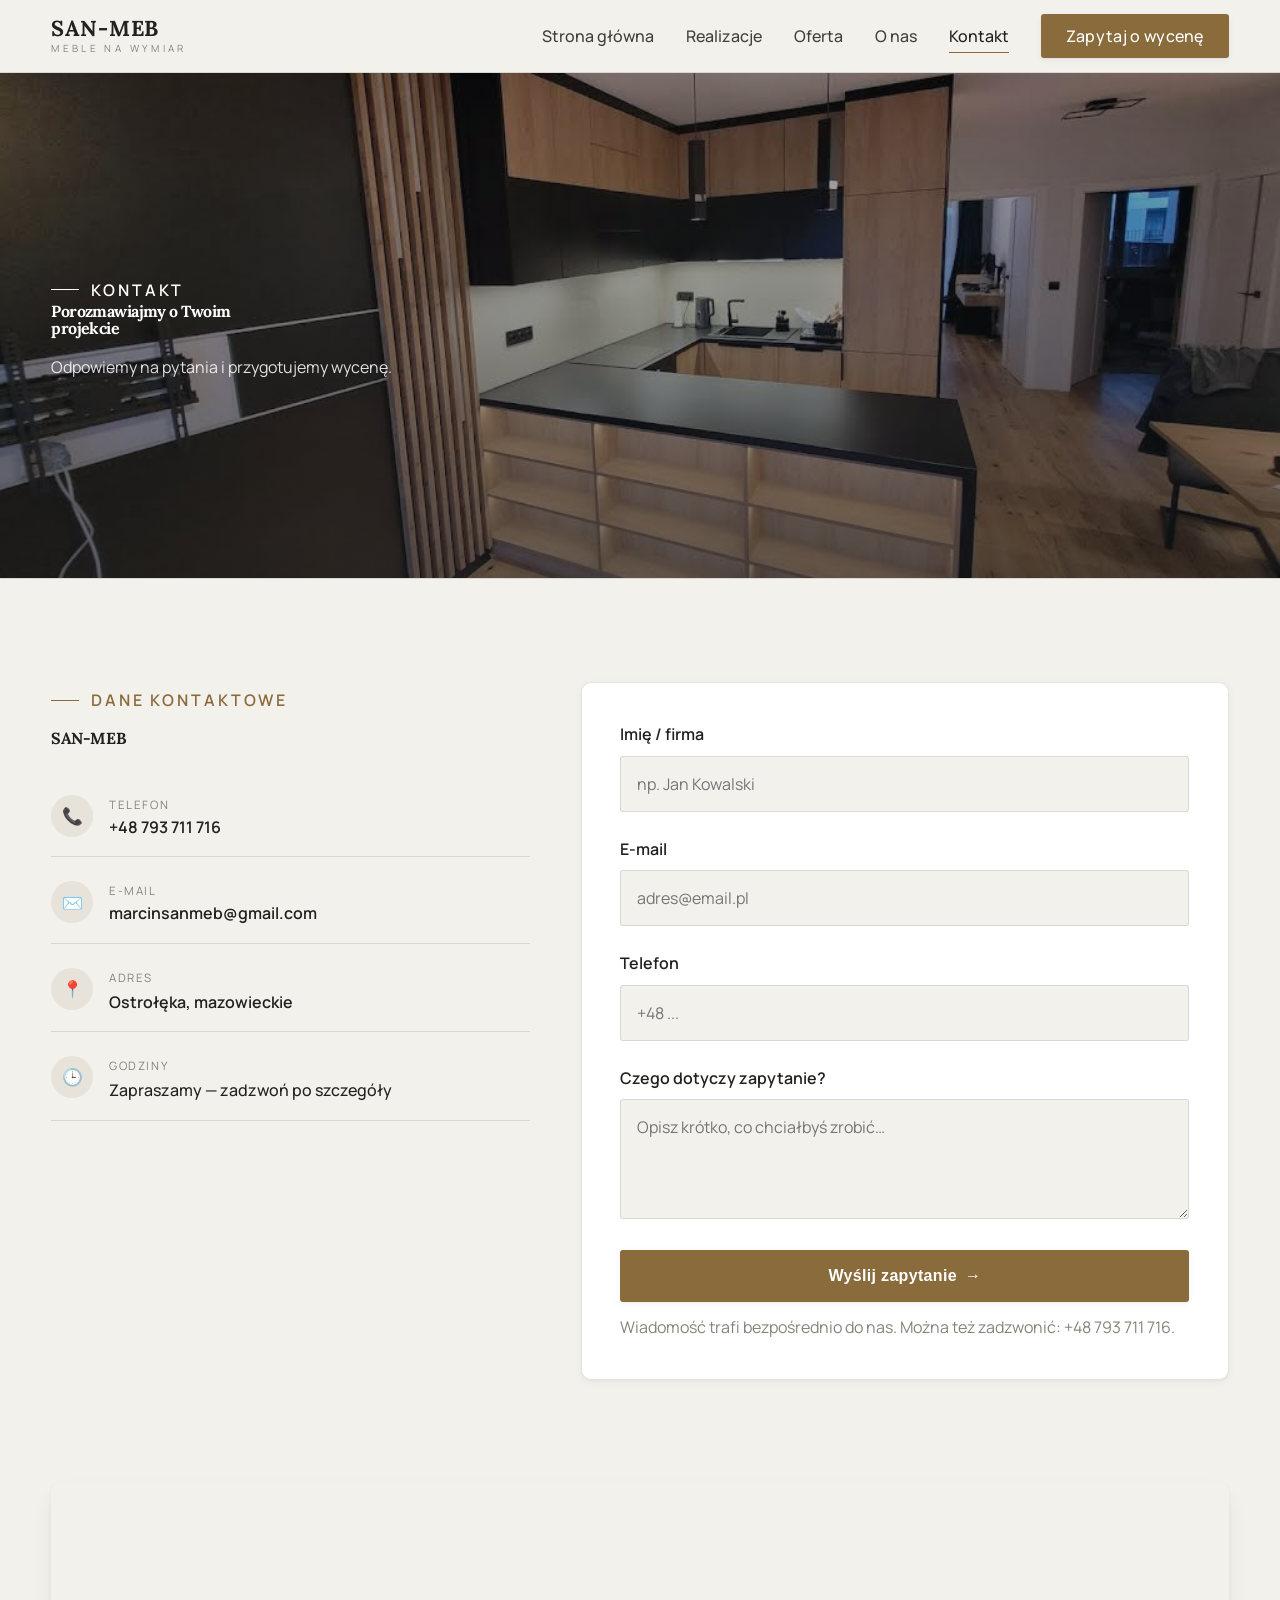
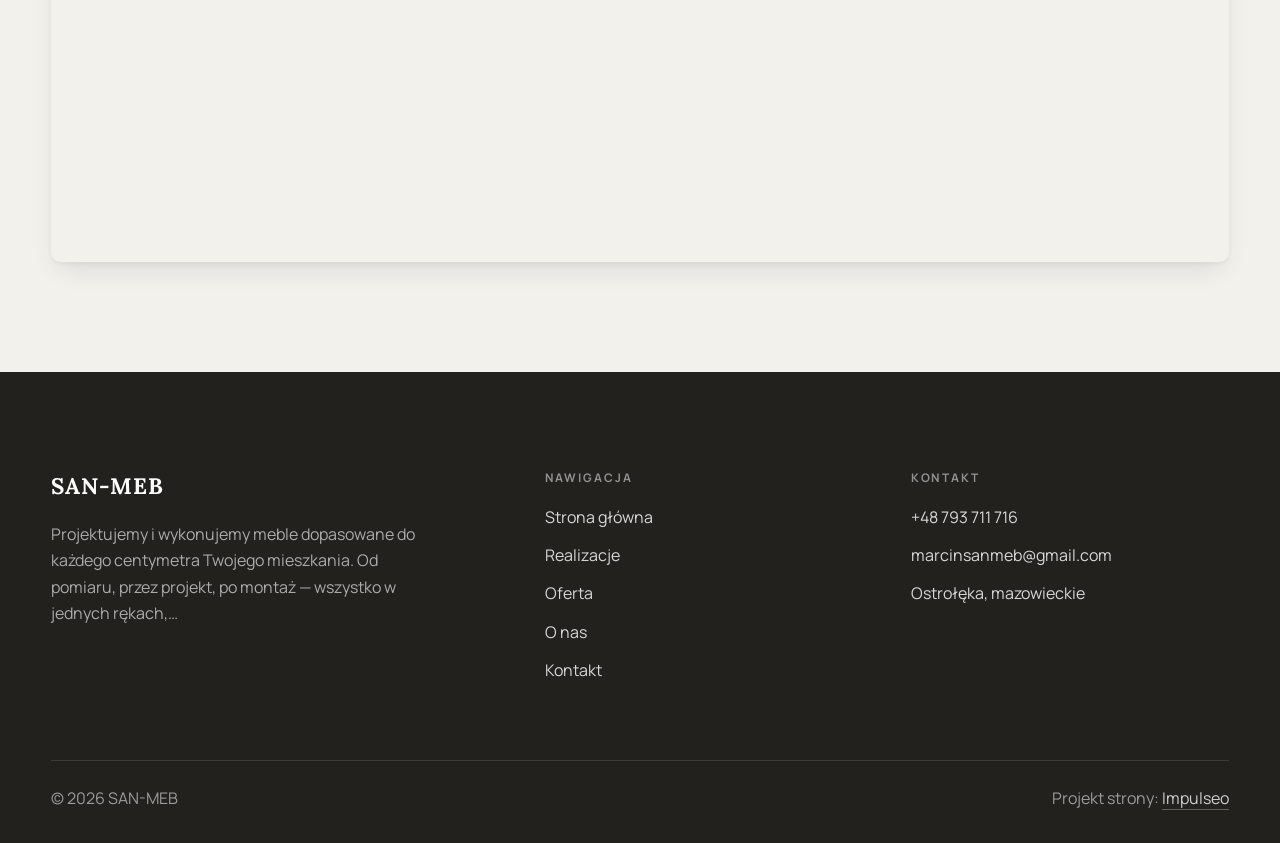
<file: kontakt.html>
<!DOCTYPE html>
<html lang="pl">
<head>
<meta charset="UTF-8">
<meta name="viewport" content="width=device-width, initial-scale=1.0">
<title>Kontakt — SAN-MEB</title>
<meta name="description" content="Kontakt SAN-MEB — Ostrołęka, mazowieckie">
<link rel="preconnect" href="https://fonts.googleapis.com">
<link rel="preconnect" href="https://fonts.gstatic.com" crossorigin>
<link href="https://fonts.googleapis.com/css2?family=Lora:wght@500;600;700&family=Manrope:wght@400;500;600&display=swap" rel="stylesheet">
<link rel="stylesheet" href="assets/styles.css">
</head>
<body>

<header class="nav">
  <div class="wrap nav-inner">
    <a class="brand" href="index.html"><span class="name">SAN-MEB</span><span class="sub">Meble na wymiar</span></a>
    <nav class="nav-links">
      <a href="index.html">Strona główna</a>
      <a href="realizacje.html">Realizacje</a>
      <a href="oferta.html">Oferta</a>
      <a href="o-nas.html">O nas</a>
      <a href="kontakt.html" class="active">Kontakt</a>
      <a href="kontakt.html" class="btn btn-accent">Zapytaj o wycenę</a>
    </nav>
    <button class="nav-toggle" aria-label="Menu"><span></span><span></span><span></span></button>
  </div>
</header>

<section class="pagehead">
  <img src="img/about.jpg" alt="SAN-MEB — Porozmawiajmy o Twoim projekcie">
  <div class="wrap">
    <span class="eyebrow">Kontakt</span>
    <h1>Porozmawiajmy o Twoim projekcie</h1>
    <p>Odpowiemy na pytania i przygotujemy wycenę.</p>
  </div>
</section>
<section>
  <div class="wrap contact-grid">
    <div class="reveal">
      <span class="eyebrow">Dane kontaktowe</span>
      <h2 style="margin:var(--space-4) 0 var(--space-6)">SAN-MEB</h2>
      <div class="info-list">
        <div class="info-row"><div class="ic">📞</div><div><div class="lbl">Telefon</div><a class="val" href="tel:+48793711716">+48 793 711 716</a></div></div>
        <div class="info-row"><div class="ic">✉️</div><div><div class="lbl">E-mail</div><a class="val" href="mailto:marcinsanmeb@gmail.com">marcinsanmeb@gmail.com</a></div></div>
        <div class="info-row"><div class="ic">📍</div><div><div class="lbl">Adres</div><div class="val">Ostrołęka, mazowieckie</div></div></div>
        <div class="info-row"><div class="ic">🕒</div><div><div class="lbl">Godziny</div><div class="val" style="font-weight:500">Zapraszamy — zadzwoń po szczegóły</div></div></div>
      </div>
    </div>
    <div class="reveal">
      <form class="form" action="https://formsubmit.co/marcinsanmeb@gmail.com" method="POST">
        <input type="hidden" name="_subject" value="Zapytanie ze strony SAN-MEB">
        <input type="hidden" name="_captcha" value="false">
        <input type="hidden" name="_template" value="table">
        <div class="fld"><label for="name">Imię / firma</label><input id="name" name="name" type="text" placeholder="np. Jan Kowalski" required></div>
        <div class="fld"><label for="email">E-mail</label><input id="email" name="email" type="email" placeholder="adres@email.pl" required></div>
        <div class="fld"><label for="phone">Telefon</label><input id="phone" name="phone" type="tel" placeholder="+48 ..."></div>
        <div class="fld"><label for="msg">Czego dotyczy zapytanie?</label><textarea id="msg" name="message" placeholder="Opisz krótko, co chciałbyś zrobić…" required></textarea></div>
        <button type="submit" class="btn btn-accent" style="width:100%;justify-content:center">Wyślij zapytanie <span class="arr">→</span></button>
        <p class="note">Wiadomość trafi bezpośrednio do nas. Można też zadzwonić: +48 793 711 716.</p>
      </form>
    </div>
  </div>
</section>
<section style="padding-top:0">
  <div class="wrap reveal">
    <iframe class="map" title="SAN-MEB — Ostrołęka" src="https://maps.google.com/maps?q=53.090785%2C21.604948&z=15&output=embed" loading="lazy" referrerpolicy="no-referrer-when-downgrade"></iframe>
  </div>
</section>

<footer>
  <div class="wrap">
    <div class="foot-grid">
      <div class="foot-brand">
        <div class="name">SAN-MEB</div>
        <p>Projektujemy i wykonujemy meble dopasowane do każdego centymetra Twojego mieszkania. Od pomiaru, przez projekt, po montaż — wszystko w jednych rękach,…</p>
      </div>
      <div class="foot-col">
        <h4>Nawigacja</h4>
        <a href="index.html">Strona główna</a>
        <a href="realizacje.html">Realizacje</a>
        <a href="oferta.html">Oferta</a>
        <a href="o-nas.html">O nas</a>
        <a href="kontakt.html">Kontakt</a>
      </div>
      <div class="foot-col">
        <h4>Kontakt</h4>
        <a href="tel:+48793711716">+48 793 711 716</a>
        <a href="mailto:marcinsanmeb@gmail.com">marcinsanmeb@gmail.com</a>
        <p>Ostrołęka, mazowieckie</p>
      </div>
    </div>
    <div class="foot-bot">
      <span>© 2026 SAN-MEB</span>
      <span>Projekt strony: <a class="foot-credit" href="https://impulseo.pl" target="_blank" rel="noopener">Impulseo</a></span>
    </div>
  </div>
</footer>

<script src="assets/main.js"></script>
</body>
</html>
</file>
<file: assets/styles.css>
/* ============================================================
   STOLBASZ — premium, architektoniczny B2B fit-out
   Jasna paleta, zero brązu. System wg premium-web-craft.
   Projekt strony: Impulseo (impulseo.pl)
   ============================================================ */

:root{
  /* PALETA — jasna, architektoniczna, chłodna */
  --paper:#F3F1EC;          /* główne tło */
  --paper-2:#E6E3DB;        /* sekcje alternatywne (chłodny jasny szary) */
  --paper-3:#E6E3DB;        /* delikatne wypełnienia */
  --ink:#23211E;            /* tekst główny — chłodny grafit */
  --ink-soft:#43403A;       /* nagłówki drugorzędne */
  --muted:#87837A;          /* tekst poboczny */
  --line:rgba(35,33,30,.12);/* hairline */
  --accent:#8A6B3C;         /* stonowany petrol-slate — jedyny akcent */
  --accent-d:#6E5430;
  --accent-soft:rgba(138,107,60,.10);
  --dark:#23211E;           /* sekcje ciemne (stopka/CTA) */

  /* ODSTĘPY — skala 4/8 */
  --space-1:4px; --space-2:8px; --space-3:12px; --space-4:16px; --space-5:24px;
  --space-6:32px; --space-7:48px; --space-8:64px; --space-9:96px; --space-10:128px;

  /* TYPOGRAFIA — fluid clamp() */
  --text-sm:clamp(.82rem,.8rem+.1vw,.9rem);
  --text-base:clamp(1rem,.97rem+.15vw,1.1rem);
  --text-lg:clamp(1.12rem,1.05rem+.3vw,1.3rem);
  --text-h3:clamp(1.2rem,1.1rem+.5vw,1.5rem);
  --text-h2:clamp(1.9rem,1.5rem+1.9vw,2.8rem);
  --text-h1:clamp(2.6rem,1.9rem+3.6vw,4.6rem);

  /* PROMIENIE — architektoniczne, raczej ostre */
  --r-sm:3px; --r-md:6px; --r-lg:10px;

  /* RUCH */
  --ease:cubic-bezier(.25,.46,.45,.94); --dur:.24s;

  /* CIENIE — miękkie, warstwowe */
  --sh-sm:0 1px 2px rgba(16,24,32,.04), 0 2px 8px rgba(16,24,32,.05);
  --sh-md:0 2px 6px rgba(16,24,32,.05), 0 12px 28px -8px rgba(16,24,32,.12);
  --sh-lg:0 6px 14px rgba(16,24,32,.07), 0 26px 56px -18px rgba(16,24,32,.22);

  --hairline:1px solid var(--line);

  --font-display:'Lora',serif;
  --font-body:'Manrope',sans-serif;
}

*{box-sizing:border-box;margin:0;padding:0}
html{scroll-behavior:smooth}
body{
  font-family:var(--font-body);
  font-size:var(--text-base);
  line-height:1.65;
  color:var(--ink);
  background:var(--paper);
  -webkit-font-smoothing:antialiased;
  text-rendering:optimizeLegibility;
}
img{max-width:100%;display:block}
a{color:inherit;text-decoration:none}

.wrap{width:min(92%,1180px);margin-inline:auto}
section{padding-block:clamp(52px,6.5vw,96px)}

h1,h2,h3{font-family:var(--font-display);font-weight:700;line-height:1.08;letter-spacing:-.02em;color:var(--ink)}
h1{font-size:var(--text-h1);letter-spacing:-.035em}
h2{font-size:var(--text-h2);letter-spacing:-.025em}
h3{font-size:var(--text-h3)}
p{max-width:65ch}

.eyebrow{
  font-family:var(--font-body);
  font-size:var(--text-sm);
  font-weight:600;
  letter-spacing:.18em;
  text-transform:uppercase;
  color:var(--accent);
  display:inline-flex;align-items:center;gap:var(--space-3);
}
.eyebrow::before{content:"";width:28px;height:1px;background:var(--accent);display:inline-block}

.muted{color:var(--muted)}
.lead{font-size:var(--text-lg);line-height:1.55;color:var(--ink-soft);max-width:50ch}

/* ---------- BUTTONS ---------- */
.btn{
  display:inline-flex;align-items:center;gap:var(--space-2);
  font-weight:600;font-size:var(--text-sm);letter-spacing:.02em;
  padding:var(--space-4) var(--space-6);
  border-radius:var(--r-sm);
  transition:transform var(--dur) var(--ease),box-shadow var(--dur) var(--ease),background var(--dur) var(--ease);
  cursor:pointer;border:1px solid transparent;
}
.btn-accent{background:var(--accent);color:#fff;box-shadow:var(--sh-sm)}
.btn-accent:hover{background:var(--accent-d);transform:translateY(-2px);box-shadow:var(--sh-md)}
.btn-accent:active{transform:translateY(0);box-shadow:var(--sh-sm)}
.btn-ghost{background:transparent;color:var(--ink);border-color:var(--line)}
.btn-ghost:hover{border-color:var(--accent);color:var(--accent);transform:translateY(-2px)}
.btn-light{background:#fff;color:var(--ink);box-shadow:var(--sh-sm)}
.btn-light:hover{transform:translateY(-2px);box-shadow:var(--sh-md)}
.btn .arr{transition:transform var(--dur) var(--ease)}
.btn:hover .arr{transform:translateX(4px)}

/* ---------- NAV ---------- */
.nav{
  position:sticky;top:0;z-index:50;
  background:color-mix(in srgb,var(--paper) 88%,transparent);
  backdrop-filter:saturate(140%) blur(10px);
  border-bottom:var(--hairline);
}
.nav-inner{display:flex;align-items:center;justify-content:space-between;height:72px}
.brand{display:flex;flex-direction:column;line-height:1}
.brand .name{font-family:var(--font-display);font-weight:800;font-size:1.35rem;letter-spacing:.04em}
.brand .sub{font-size:.62rem;letter-spacing:.34em;text-transform:uppercase;color:var(--muted);margin-top:5px}
.nav-links{display:flex;align-items:center;gap:var(--space-6)}
.nav-links a{font-size:var(--text-sm);font-weight:500;color:var(--ink-soft);position:relative;padding-block:4px;transition:color var(--dur) var(--ease)}
.nav-links a::after{content:"";position:absolute;left:0;bottom:0;width:0;height:1.5px;background:var(--accent);transition:width var(--dur) var(--ease)}
.nav-links a:hover,.nav-links a.active{color:var(--ink)}
.nav-links a:hover::after,.nav-links a.active::after{width:100%}
.nav-links .btn{padding:var(--space-2) var(--space-5)}
/* przyciski w nav: właściwy kolor (przebij .nav-links a) + bez podkreślenia */
.nav-links a.btn-accent{color:#fff}
.nav-links a.btn-ghost,.nav-links a.btn-light{color:var(--ink)}
.nav-links a.btn::after{display:none}
.nav-toggle{display:none;background:none;border:none;cursor:pointer;flex-direction:column;gap:5px;padding:8px}
.nav-toggle span{width:24px;height:2px;background:var(--ink);transition:var(--dur)}

/* ---------- HERO (split) ---------- */
.hero{position:relative;overflow:hidden;border-bottom:var(--hairline)}
.hero-grid{display:grid;grid-template-columns:1.05fr .95fr;gap:clamp(24px,4vw,60px);align-items:center;
  padding-block:clamp(36px,4.5vw,64px)}
.hero-copy .eyebrow{margin-bottom:var(--space-5)}
.hero-copy h1{margin-bottom:var(--space-5)}
.hero-copy .lead{margin-bottom:var(--space-7)}
.hero-actions{display:flex;flex-wrap:wrap;gap:var(--space-4)}
.hero-art{position:relative;aspect-ratio:4/3;border-radius:var(--r-lg);overflow:hidden;box-shadow:var(--sh-lg)}
.hero-art img{width:100%;height:100%;object-fit:cover}
.hero-art::after{content:"";position:absolute;inset:0;background:linear-gradient(180deg,transparent 55%,rgba(18,24,28,.28))}
.hero-badge{position:absolute;left:var(--space-5);bottom:var(--space-5);z-index:2;
  background:rgba(252,252,251,.94);backdrop-filter:blur(4px);
  border-radius:var(--r-md);padding:var(--space-4) var(--space-5);box-shadow:var(--sh-md);max-width:78%}
.hero-badge strong{display:block;font-family:var(--font-display);font-size:1rem;letter-spacing:-.01em}
.hero-badge span{font-size:var(--text-sm);color:var(--muted)}

/* ---------- HERO duży / kinowy (strona główna) ---------- */
.hero-cine{position:relative;min-height:clamp(560px,82vh,840px);display:flex;align-items:center;overflow:hidden;border-bottom:var(--hairline)}
.hero-cine>img{position:absolute;inset:0;width:100%;height:100%;object-fit:cover;z-index:0}
.hero-cine::after{content:"";position:absolute;inset:0;z-index:1;
  background:linear-gradient(95deg,rgba(13,18,23,.86) 0%,rgba(13,18,23,.64) 32%,rgba(13,18,23,.24) 62%,rgba(13,18,23,.04) 100%)}
.hero-cine .wrap{position:relative;z-index:2;padding-block:var(--space-8)}
.hero-cine .hero-copy{max-width:660px}
.hero-cine .eyebrow{color:#fff;margin-bottom:var(--space-5)}
.hero-cine .eyebrow::before{background:#fff}
.hero-cine h1{color:#fff;margin-bottom:var(--space-5);font-size:clamp(2.9rem,2rem+4.4vw,5.2rem)}
.hero-cine .lead{color:rgba(255,255,255,.92);max-width:48ch;margin-bottom:var(--space-7)}
.hero-cine .hero-actions{display:flex;flex-wrap:wrap;gap:var(--space-4)}
@media(max-width:680px){
  .hero-cine{min-height:clamp(520px,76vh,640px);align-items:flex-end}
  .hero-cine::after{background:linear-gradient(0deg,rgba(13,18,23,.9) 6%,rgba(13,18,23,.45) 55%,rgba(13,18,23,.25) 100%)}
  .hero-cine .wrap{padding-bottom:var(--space-9)}
}

/* full-bleed hero variant (podstrony) */
.pagehead{position:relative;min-height:46vh;display:flex;align-items:flex-end;overflow:hidden;border-bottom:var(--hairline)}
.pagehead img{position:absolute;inset:0;width:100%;height:100%;object-fit:cover}
.pagehead::after{content:"";position:absolute;inset:0;background:linear-gradient(180deg,rgba(18,24,28,.25),rgba(18,24,28,.62))}
.pagehead .wrap{position:relative;z-index:2;padding-block:var(--space-9);color:#fff}
.pagehead h1{color:#fff;max-width:18ch}
.pagehead .eyebrow{color:#fff}
.pagehead .eyebrow::before{background:#fff}
.pagehead p{color:rgba(255,255,255,.86);margin-top:var(--space-4);max-width:54ch}

/* ---------- STRIP (pasek skrótów / liczby) ---------- */
.strip{background:var(--dark);color:#fff}
.strip .wrap{display:grid;grid-template-columns:repeat(4,1fr);gap:var(--space-6);padding-block:var(--space-8)}
.strip .item .k{font-family:var(--font-display);font-size:clamp(1.6rem,1.2rem+1.4vw,2.4rem);font-weight:800;letter-spacing:-.02em;color:#fff}
.strip .item .v{font-size:var(--text-sm);color:rgba(255,255,255,.66);margin-top:var(--space-2);line-height:1.45}
.strip .item{border-left:2px solid var(--accent);padding-left:var(--space-5)}

/* ---------- SECTION HEAD ---------- */
.head{max-width:48rem;margin-bottom:var(--space-8)}
.head.center{margin-inline:auto;text-align:center}
.head .eyebrow{margin-bottom:var(--space-4)}
.head h2{margin-bottom:var(--space-4)}
.head p{color:var(--muted);font-size:var(--text-lg);line-height:1.55}
.head.center p{margin-inline:auto}

/* ---------- INTRO SPLIT ---------- */
.split{display:grid;grid-template-columns:.92fr 1.08fr;gap:clamp(28px,5vw,80px);align-items:center}
.split.rev{grid-template-columns:1.08fr .92fr}
.split.rev .split-art{order:-1}
.split-art{position:relative;aspect-ratio:5/4;border-radius:var(--r-lg);overflow:hidden;box-shadow:var(--sh-lg)}
.split-art img{width:100%;height:100%;object-fit:cover}
.split-copy h2{margin-bottom:var(--space-5)}
.split-copy p+p{margin-top:var(--space-4)}
.split-copy .btn{margin-top:var(--space-6)}

/* ---------- SERVICES (zakres) ---------- */
.svc-grid{display:grid;grid-template-columns:repeat(auto-fit,minmax(280px,1fr));gap:var(--space-5)}
.svc{background:#fff;border:var(--hairline);border-radius:var(--r-md);padding:var(--space-7) var(--space-6);
  transition:transform var(--dur) var(--ease),box-shadow var(--dur) var(--ease),border-color var(--dur) var(--ease);
  position:relative;overflow:hidden}
.svc::before{content:"";position:absolute;left:0;top:0;width:3px;height:0;background:var(--accent);transition:height var(--dur) var(--ease)}
.svc:hover{transform:translateY(-4px);box-shadow:var(--sh-md);border-color:transparent}
.svc:hover::before{height:100%}
.svc .ic{font-family:var(--font-display);font-size:.8rem;font-weight:700;letter-spacing:.12em;color:var(--accent);margin-bottom:var(--space-4)}
.svc h3{margin-bottom:var(--space-3);font-size:1.22rem}
.svc p{color:var(--muted);font-size:var(--text-base);line-height:1.6}

/* big detailed service rows */
.svc-row{display:grid;grid-template-columns:.8fr 1.2fr;gap:clamp(20px,4vw,60px);align-items:center;padding-block:var(--space-8)}
.svc-row+.svc-row{border-top:var(--hairline)}
.svc-row.rev{grid-template-columns:1.2fr .8fr}
.svc-row.rev .svc-row-art{order:-1}
.svc-row-art{aspect-ratio:4/3;border-radius:var(--r-md);overflow:hidden;box-shadow:var(--sh-md)}
.svc-row-art img{width:100%;height:100%;object-fit:cover}
.svc-row h3{font-size:1.5rem;margin-bottom:var(--space-4)}
.svc-row .num{font-family:var(--font-display);font-size:.85rem;font-weight:700;letter-spacing:.14em;color:var(--accent);display:block;margin-bottom:var(--space-3)}
.svc-row ul{list-style:none;margin-top:var(--space-4);display:flex;flex-direction:column;gap:var(--space-2)}
.svc-row li{position:relative;padding-left:var(--space-5);color:var(--muted);font-size:var(--text-base)}
.svc-row li::before{content:"";position:absolute;left:0;top:.62em;width:8px;height:1px;background:var(--accent)}

/* ---------- GALLERY (realizacje) ---------- */
.gallery{display:grid;grid-template-columns:repeat(12,1fr);gap:var(--space-4);grid-auto-rows:200px}
.tile{position:relative;overflow:hidden;border-radius:var(--r-md);box-shadow:var(--sh-sm);
  transition:transform var(--dur) var(--ease),box-shadow var(--dur) var(--ease)}
.tile img{width:100%;height:100%;object-fit:cover;transition:transform .6s var(--ease)}
.tile:hover{box-shadow:var(--sh-md)}
.tile:hover img{transform:scale(1.05)}
.tile .cap{position:absolute;left:0;right:0;bottom:0;padding:var(--space-5) var(--space-4) var(--space-4);
  background:linear-gradient(transparent,rgba(18,24,28,.78));color:#fff;
  font-size:var(--text-sm);font-weight:600;letter-spacing:.01em;
  opacity:0;transform:translateY(8px);transition:var(--dur) var(--ease)}
.tile:hover .cap{opacity:1;transform:translateY(0)}
.tile .cap small{display:block;font-weight:400;opacity:.78;letter-spacing:.04em;text-transform:uppercase;font-size:.66rem;margin-top:3px}
/* bento spans */
.t-wide{grid-column:span 6}
.t-tall{grid-column:span 6;grid-row:span 2}
.t-std{grid-column:span 6}
.t-third{grid-column:span 4}
.t-two3{grid-column:span 8}

/* ---------- TRUST / WIARYGODNOŚĆ ---------- */
.trust{background:var(--paper-2)}
.trust-grid{display:grid;grid-template-columns:repeat(auto-fit,minmax(240px,1fr));gap:var(--space-5);margin-top:var(--space-7)}
.trust-card{background:#fff;border-radius:var(--r-md);padding:var(--space-7) var(--space-6);box-shadow:var(--sh-sm);border-top:3px solid var(--accent)}
.trust-card .big{font-family:var(--font-display);font-size:clamp(1.8rem,1.3rem+1.6vw,2.6rem);font-weight:800;letter-spacing:-.02em;color:var(--ink);line-height:1}
.trust-card h3{font-size:1.12rem;margin:var(--space-3) 0 var(--space-2)}
.trust-card p{color:var(--muted);font-size:var(--text-base);line-height:1.55}

/* ---------- CTA band ---------- */
.cta{background:var(--dark);color:#fff;position:relative;overflow:hidden}
.cta .wrap{display:grid;grid-template-columns:1.4fr .6fr;gap:var(--space-7);align-items:center;position:relative;z-index:2}
.cta h2{color:#fff;max-width:20ch}
.cta p{color:rgba(255,255,255,.74);margin-top:var(--space-4)}
.cta-actions{display:flex;flex-direction:column;gap:var(--space-3);align-items:flex-start}
.cta::before{content:"";position:absolute;right:-80px;top:-80px;width:360px;height:360px;border-radius:50%;
  background:radial-gradient(circle,var(--accent-soft),transparent 70%)}

/* ---------- CONTACT ---------- */
.contact-grid{display:grid;grid-template-columns:.85fr 1.15fr;gap:clamp(28px,4vw,56px);align-items:start}
.info-list{display:flex;flex-direction:column;gap:var(--space-2)}
.info-row{display:flex;gap:var(--space-4);align-items:flex-start;padding-block:var(--space-4);border-bottom:var(--hairline)}
.info-row .ic{flex:none;width:42px;height:42px;display:grid;place-items:center;border-radius:50%;
  background:var(--accent-soft);color:var(--accent);font-size:1.05rem}
.info-row .lbl{font-size:.72rem;letter-spacing:.14em;text-transform:uppercase;color:var(--muted)}
.info-row .val{font-weight:600;font-size:var(--text-base);margin-top:2px}
.info-row a.val:hover{color:var(--accent)}
.map{border:none;border-radius:var(--r-lg);box-shadow:var(--sh-md);width:100%;height:100%;min-height:380px;filter:grayscale(.2) contrast(1.02)}
.form{background:#fff;border:var(--hairline);border-radius:var(--r-lg);padding:clamp(24px,3vw,40px);box-shadow:var(--sh-sm)}
.form .fld{margin-bottom:var(--space-5)}
.form label{display:block;font-size:var(--text-sm);font-weight:600;margin-bottom:var(--space-2)}
.form input,.form textarea{width:100%;font-family:inherit;font-size:var(--text-base);color:var(--ink);
  padding:var(--space-4);border:var(--hairline);border-radius:var(--r-sm);background:var(--paper);transition:border-color var(--dur)}
.form input:focus,.form textarea:focus{outline:none;border-color:var(--accent);background:#fff}
.form textarea{resize:vertical;min-height:120px}
.form .note{font-size:var(--text-sm);color:var(--muted);margin-top:var(--space-3)}

/* ---------- FOOTER ---------- */
footer{background:var(--dark);color:#fff;padding-block:var(--space-9) var(--space-6)}
.foot-grid{display:grid;grid-template-columns:1.4fr 1fr 1fr;gap:var(--space-7);margin-bottom:var(--space-8)}
.foot-brand .name{font-family:var(--font-display);font-weight:800;font-size:1.4rem;letter-spacing:.04em}
.foot-brand p{color:rgba(255,255,255,.62);margin-top:var(--space-4);font-size:var(--text-base);max-width:38ch}
.foot-col h4{font-size:.74rem;letter-spacing:.16em;text-transform:uppercase;color:rgba(255,255,255,.5);margin-bottom:var(--space-4)}
.foot-col a,.foot-col p{display:block;color:rgba(255,255,255,.82);font-size:var(--text-base);margin-bottom:var(--space-3)}
.foot-col a:hover{color:#fff}
.foot-bot{border-top:1px solid rgba(255,255,255,.12);padding-top:var(--space-5);display:flex;justify-content:space-between;flex-wrap:wrap;gap:var(--space-3);
  font-size:var(--text-sm);color:rgba(255,255,255,.55)}
.foot-bot a:hover{color:#fff}

/* ---------- REVEAL ---------- */
.reveal{opacity:0;transform:translateY(22px);transition:opacity .6s var(--ease),transform .6s var(--ease)}
.reveal.in{opacity:1;transform:none}

/* ---------- RESPONSIVE ---------- */
@media(max-width:920px){
  .hero-grid,.split,.split.rev,.svc-row,.svc-row.rev,.cta .wrap,.contact-grid,.foot-grid{grid-template-columns:1fr}
  .split.rev .split-art,.svc-row.rev .svc-row-art{order:0}
  .hero-art{aspect-ratio:16/10;max-height:420px}
  .strip .wrap{grid-template-columns:repeat(2,1fr);gap:var(--space-7)}
  .gallery{grid-auto-rows:180px}
  .t-wide,.t-tall,.t-std,.t-third,.t-two3{grid-column:span 6}
  .t-tall{grid-row:span 1}
  .cta-actions{flex-direction:row;flex-wrap:wrap}
  .foot-grid{gap:var(--space-6)}
}
@media(max-width:680px){
  .nav-links{position:fixed;inset:72px 0 auto 0;background:var(--paper);flex-direction:column;align-items:stretch;
    gap:0;padding:var(--space-4) 6%;border-bottom:var(--hairline);box-shadow:var(--sh-md);
    transform:translateY(-120%);transition:transform var(--dur) var(--ease)}
  .nav-links.open{transform:translateY(0)}
  .nav-links a{padding-block:var(--space-4);border-bottom:var(--hairline)}
  .nav-links .btn{margin-top:var(--space-3);justify-content:center}
  .nav-toggle{display:flex}
  .strip .wrap{grid-template-columns:1fr}
  .gallery{grid-template-columns:repeat(6,1fr)}
  .foot-grid{grid-template-columns:1fr}
}
@media(prefers-reduced-motion:reduce){
  *{animation-duration:.01ms!important;transition:none!important}
  .reveal{opacity:1!important;transform:none!important}
  html{scroll-behavior:auto}
}

/* ============================================================
   PREMIUM LAYER — destylat deep-researchu branż (anty-AI, spokój).
   Zmienne STOLBASZ (--accent/--ink/--paper/--line/--dark). Ruch ledwo
   zauważalny, krzywa cubic-bezier(.16,.84,.44,1); prefers-reduced-motion
   pokryte blanketem wyżej. Karty hairline zamiast cieni = #1 sygnał „nie-AI".
   ============================================================ */

/* więcej oddechu między sekcjami (liderzy: 110-130px) */
section{padding-block:clamp(64px,8vw,128px)}

/* 1) Aksamitny reveal — dłuższa, miękka krzywa zamiast „skoku" */
.reveal{transition:opacity .9s cubic-bezier(.16,.84,.44,1),transform .9s cubic-bezier(.16,.84,.44,1);will-change:opacity,transform}
/* stagger TYLKO w galerii (tam pozycja = porządek dzieci) */
.gallery .reveal:nth-child(2){transition-delay:.07s}
.gallery .reveal:nth-child(3){transition-delay:.14s}
.gallery .reveal:nth-child(4){transition-delay:.21s}
.gallery .reveal:nth-child(5){transition-delay:.28s}
.gallery .reveal:nth-child(6){transition-delay:.35s}

/* 2) Hero — powolny „oddech kadru" (Ken Burns), tylko desktop (bateria) */
@keyframes heroBreath{from{transform:scale(1.06)}to{transform:scale(1.12) translateY(-1.2%)}}
@media(min-width:900px){
  .hero-cine>img{transform:scale(1.06);animation:heroBreath 24s ease-in-out infinite alternate}
}

/* 3) Akcentowy hairline pod nagłówkiem sekcji, który „rysuje się" przy wejściu */
.head h2{position:relative;padding-bottom:18px}
.head h2::after{content:"";position:absolute;left:0;bottom:0;height:1px;width:0;background:var(--accent);transition:width 1s cubic-bezier(.16,.84,.44,1) .15s}
.head.center h2::after{left:50%;transform:translateX(-50%)}
.head.reveal.in h2::after,.head.center.reveal.in h2::after{width:54px}

/* 4) Karty HAIRLINE zamiast cieni/zaokrągleń (najmocniejszy anty-AI detal) */
.svc{background:transparent;border:1px solid var(--line);border-radius:var(--r-sm);box-shadow:none}
.svc:hover{box-shadow:none;border-color:var(--accent);transform:translateY(-3px)}
.trust-card{background:transparent;box-shadow:none;border:1px solid var(--line);border-top:2px solid var(--accent);border-radius:var(--r-sm)}
.tile{box-shadow:none;border-radius:var(--r-sm)}
.tile:hover{box-shadow:none}

/* 5) Sticky-nav kondensuje się po przewinięciu (sygnał dopracowania) */
.nav{transition:box-shadow .4s ease,background .4s ease}
.nav.is-stuck{box-shadow:0 1px 0 var(--line),0 14px 30px -24px rgba(0,0,0,.45)}
.nav-inner{transition:height .35s var(--ease)}
.nav.is-stuck .nav-inner{height:60px}

/* 6) MANIFESTO — pełnoekranowy cytat-bohater (zastępuje generyczne „Dlaczego my") */
.manifesto{background:var(--paper-2);text-align:center}
.manifesto .wrap{max-width:60rem}
.manifesto p{font-family:var(--font-display);font-style:italic;font-size:clamp(1.6rem,1rem+2.4vw,2.8rem);line-height:1.32;color:var(--ink-soft);margin-inline:auto;max-width:26ch;position:relative;padding-top:var(--space-8)}
.manifesto p::before{content:"";position:absolute;top:0;left:50%;transform:translateX(-50%);width:54px;height:1px;background:var(--accent)}
.manifesto p span{color:var(--accent);font-style:italic}

/* 7) GATEWAYS — 3 duże bramy-zdjęcia (zamiast paska menu usług) */
.gateways{display:grid;grid-template-columns:repeat(3,1fr);gap:var(--space-4)}
.gateway{position:relative;aspect-ratio:3/4;overflow:hidden;border-radius:var(--r-sm);display:block}
.gateway img{width:100%;height:100%;object-fit:cover;transition:transform .8s var(--ease),filter .5s var(--ease)}
.gateway::after{content:"";position:absolute;inset:0;background:linear-gradient(180deg,transparent 38%,rgba(18,24,28,.74))}
.gateway:hover img{transform:scale(1.05);filter:brightness(1.05)}
.gateway .g-ttl{position:absolute;left:0;right:0;bottom:0;z-index:2;padding:var(--space-6) var(--space-5);color:#fff;font-family:var(--font-display);font-size:1.45rem;letter-spacing:-.01em;line-height:1.15}
.gateway .g-ttl small{display:block;font-family:var(--font-body);font-size:var(--text-sm);font-weight:400;opacity:.82;letter-spacing:.03em;margin-top:5px}
@media(max-width:760px){.gateways{grid-template-columns:1fr}.gateway{aspect-ratio:16/10}}

/* === HERO-FIT (29.07.2026) — hero DOPASOWUJE SIĘ do wysokości okna =========================
   Zgłoszenie K. 29.07: na jego laptopie przyciski CTA w hero były ucięte dolną krawędzią
   (Modern House). Pomiar headless (1512x879 → realny widok 792 px): dolna krawędź CTA
   wypadała 123 px POD ekranem. Nawet przy maksymalnym oknie (982) było -20 px.

   DLACZEGO POPRZEDNI FIX NIE DZIAŁAŁ: 27.07 dołożyliśmy @media(max-height:820px) — próg.
   Widok K. ma ~792-895 px, czyli TUŻ NAD progiem → reguła w ogóle się nie włączała.
   Progi są kruche: każdy inny laptop/dok/pasek zakładek przesuwa granicę.

   ROZWIĄZANIE: zero progów. Każdy rozmiar, który decyduje o wysokości hero (typografia,
   odstępy, padding), dostaje `min(dotychczasowa-wartość, X svh)` — czyli na wysokim ekranie
   nic się nie zmienia, a im niższe okno, tym płynniej mniejsze. Treści NIE ucinamy.

   Doklejane na SAM KONIEC styles.css (po motion) → wygrywa kaskadę, nie rusza reguł w miejscu.
   Weryfikacja: tools-retrofit/measure_fold.py (mierzy zapas pod CTA dla 720/800/879/982). */

/* ---------- HERO KINOWY (strona główna, rodziny „editorial") ---------- */
.hero-cine .wrap{padding-block:min(var(--space-8),4svh)}
.hero-cine .eyebrow{margin-bottom:min(var(--space-5),2svh)}
.hero-cine h1{font-size:min(clamp(2.9rem,2rem + 4.4vw,5.2rem),7.6svh);
  margin-bottom:min(var(--space-5),2.4svh)}
.hero-cine .lead{font-size:min(1.125rem,2.3svh);line-height:1.55;
  margin-bottom:min(var(--space-7),3.2svh)}

/* ---------- HERO FACHOWCY — wariant A (pełny ekran) ---------- */
.hf-panel{padding-top:min(clamp(6.5rem,13vh,9rem),11svh);
  padding-bottom:min(clamp(2.6rem,6vh,3.6rem),4svh)}
.hf-title{font-size:min(clamp(2.3rem,1.6rem + 3.2vw,4.3rem),7svh);
  margin-top:min(var(--space-4),1.8svh);margin-bottom:min(var(--space-4),1.8svh)}
.hf-lead{font-size:min(1.18rem,2.3svh);line-height:1.5}
.hf-phone{margin-top:min(var(--space-6),2.8svh);margin-bottom:min(var(--space-5),2.2svh)}
.hf-phone-num{font-size:min(clamp(2rem,1.5rem + 2.4vw,3.05rem),5.2svh)}
.hf-trust{margin-top:min(var(--space-6),2.6svh);padding-top:min(var(--space-4),1.6svh)}

/* Telefon: tam liczy się czytelność, nie upychanie — skalowanie wysokością wyłączone,
   bo przy 844 px wysokości ekranu svh-limity zaczęłyby zmniejszać tekst bez potrzeby. */
@media(max-width:680px){
  .hero-cine h1{font-size:clamp(1.9rem,1.15rem + 4.4vw,2.7rem)}
  .hero-cine .lead{font-size:.98rem}
  .hf-title{font-size:clamp(2.1rem,1.6rem + 3.2vw,3rem)}
  .hf-lead{font-size:1rem}
  .hf-phone-num{font-size:clamp(1.9rem,1.5rem + 2.4vw,2.5rem)}
}
/* === /HERO-FIT === */


/* ====== IMPULSEO-FIX-20260731 ======================================================
   1) PODPIS w stopce jest teraz linkiem do impulseo.pl - ma być widocznie klikalny.
   2) ŻYWY NAGŁÓWEK: warstwa przenikających kadrów (.mt-hero-layer) miała z-index:1, więc
      lądowała NAD przyciemnieniem hero, a w rodzinie „fachowcy" nawet nad panelem z tekstem
      (.hf-panel nie miał własnego z-index). Efekt: przy zmianie zdjęcia napis znikał i wracał.
      Teraz warstwa idzie tam, gdzie zdjęcie tła (z-index:-2), a treść nagłówka dostaje twardy
      z-index:3. Zmieniają się WYŁĄCZNIE zdjęcia w tle - napis stoi nieruchomo.
      (hero-cine celowo pominięte: tam img ma z-index:0 i układ był poprawny.) */
.foot-bot a.foot-credit{color:rgba(255,255,255,.78);text-decoration:none;border-bottom:1px solid rgba(255,255,255,.28)}
.foot-bot a.foot-credit:hover{color:#fff;border-bottom-color:#fff}
.hero-fach > img.mt-hero-layer,.hero-gastro > img.mt-hero-layer,.hero-auto > img.mt-hero-layer,
.hero-dom > img.mt-hero-layer,.hero-studio > img.mt-hero-layer{z-index:-2}
.hf-panel,.hf-inner,.hd-panel,.hk-panel,.ha-inner,.hs-inner,.hg-inner{position:relative;z-index:3}
/* ====== koniec IMPULSEO-FIX-20260731 ====== */
</file>
